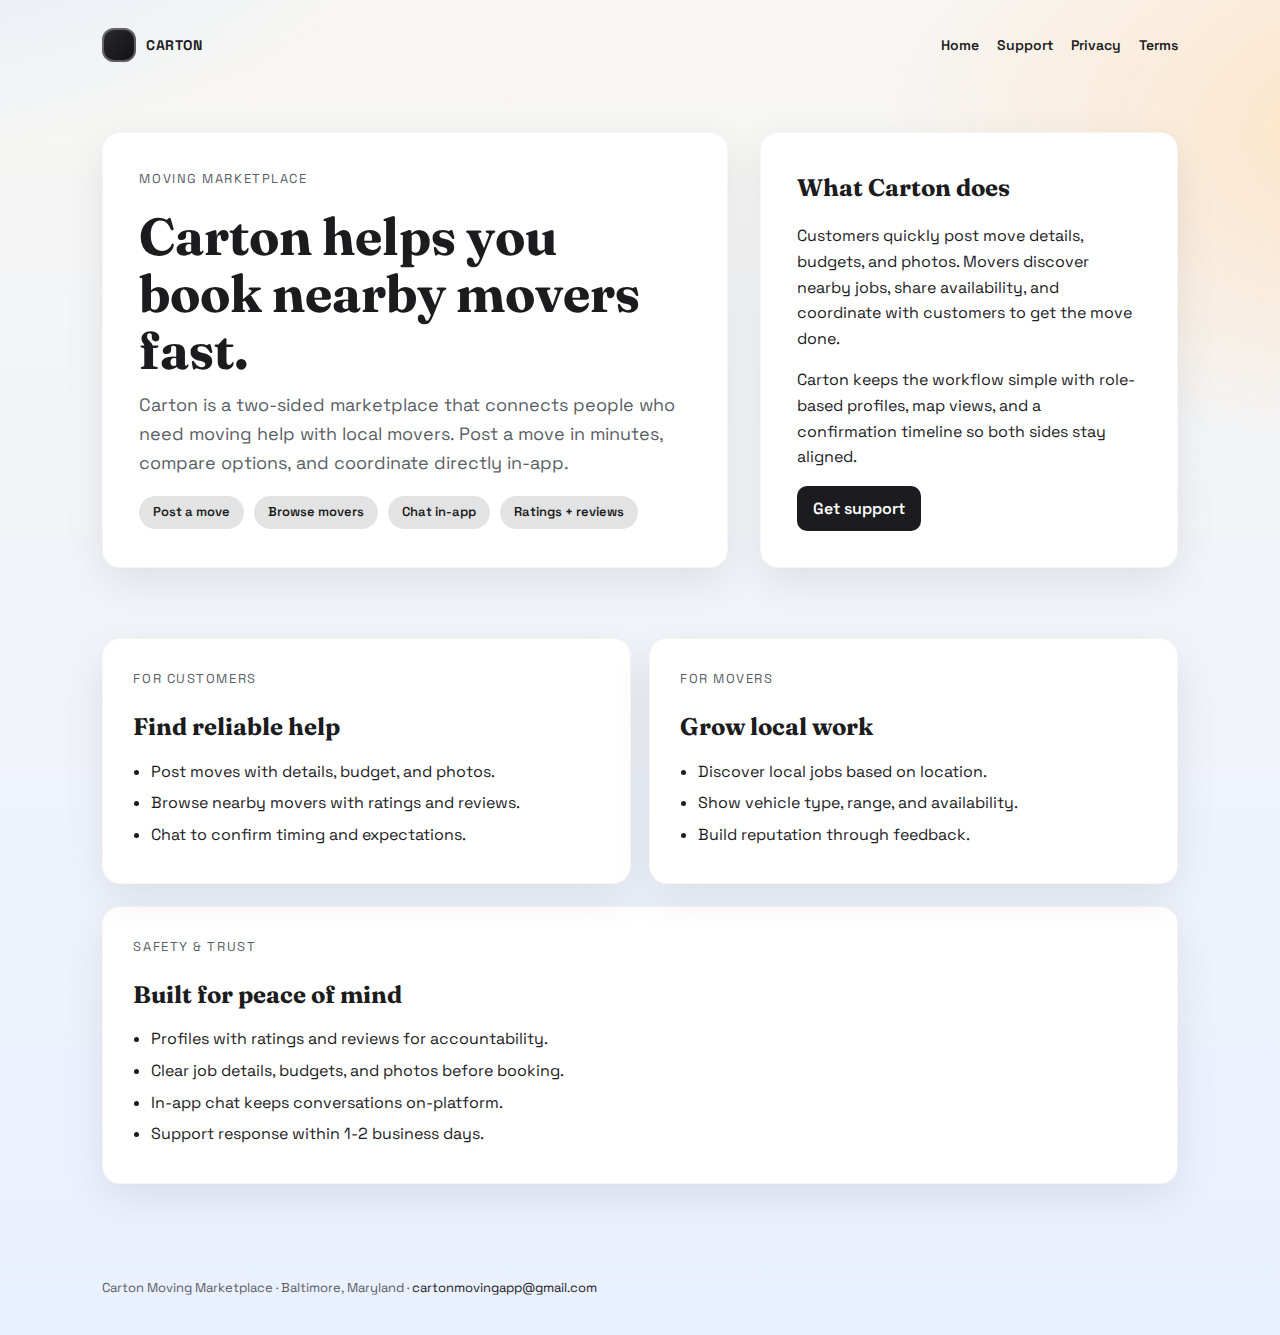
<file: index.html>
<!DOCTYPE html>
<html lang="en">
  <head>
    <meta charset="UTF-8" />
    <meta name="viewport" content="width=device-width, initial-scale=1" />
    <title>Carton — Moving Marketplace</title>
    <link rel="preconnect" href="https://fonts.googleapis.com" />
    <link rel="preconnect" href="https://fonts.gstatic.com" crossorigin />
    <link
      href="https://fonts.googleapis.com/css2?family=Fraunces:wght@500;600&family=Space+Grotesk:wght@400;600;700&display=swap"
      rel="stylesheet"
    />
    <link rel="stylesheet" href="./assets/style.css" />
  </head>
  <body>
    <div class="page">
      <nav class="nav">
        <div class="logo">
          <span class="logo-mark"></span>
          Carton
        </div>
        <div class="nav-links">
          <a href="./">Home</a>
          <a href="support/">Support</a>
          <a href="privacy/">Privacy</a>
          <a href="terms/">Terms</a>
        </div>
      </nav>

      <section class="hero">
        <div class="hero-card">
          <div class="meta">Moving marketplace</div>
          <h1 class="hero-title">Carton helps you book nearby movers fast.</h1>
          <p class="hero-subtitle">
            Carton is a two-sided marketplace that connects people who need moving help
            with local movers. Post a move in minutes, compare options, and coordinate
            directly in-app.
          </p>
          <div class="pill-row">
            <span class="pill">Post a move</span>
            <span class="pill">Browse movers</span>
            <span class="pill">Chat in-app</span>
            <span class="pill">Ratings + reviews</span>
          </div>
        </div>

        <div class="hero-card">
          <h2 class="section-title">What Carton does</h2>
          <p>
            Customers quickly post move details, budgets, and photos. Movers discover nearby
            jobs, share availability, and coordinate with customers to get the move done.
          </p>
          <p>
            Carton keeps the workflow simple with role-based profiles, map views, and a
            confirmation timeline so both sides stay aligned.
          </p>
          <a class="cta" href="support/">Get support</a>
        </div>
      </section>

      <section class="content">
        <div class="grid">
          <div class="card">
            <div class="meta">For customers</div>
            <h3 class="section-title">Find reliable help</h3>
            <ul class="list">
              <li>Post moves with details, budget, and photos.</li>
              <li>Browse nearby movers with ratings and reviews.</li>
              <li>Chat to confirm timing and expectations.</li>
            </ul>
          </div>
          <div class="card">
            <div class="meta">For movers</div>
            <h3 class="section-title">Grow local work</h3>
            <ul class="list">
              <li>Discover local jobs based on location.</li>
              <li>Show vehicle type, range, and availability.</li>
              <li>Build reputation through feedback.</li>
            </ul>
          </div>
        </div>
        <div class="card" style="margin-top: 22px;">
          <div class="meta">Safety &amp; trust</div>
          <h3 class="section-title">Built for peace of mind</h3>
          <ul class="list">
            <li>Profiles with ratings and reviews for accountability.</li>
            <li>Clear job details, budgets, and photos before booking.</li>
            <li>In-app chat keeps conversations on-platform.</li>
            <li>Support response within 1-2 business days.</li>
          </ul>
        </div>
      </section>

      <footer class="footer">
        Carton Moving Marketplace · Baltimore, Maryland ·
        <a href="mailto:cartonmovingapp@gmail.com">cartonmovingapp@gmail.com</a>
      </footer>
    </div>
  </body>
</html>
</file>
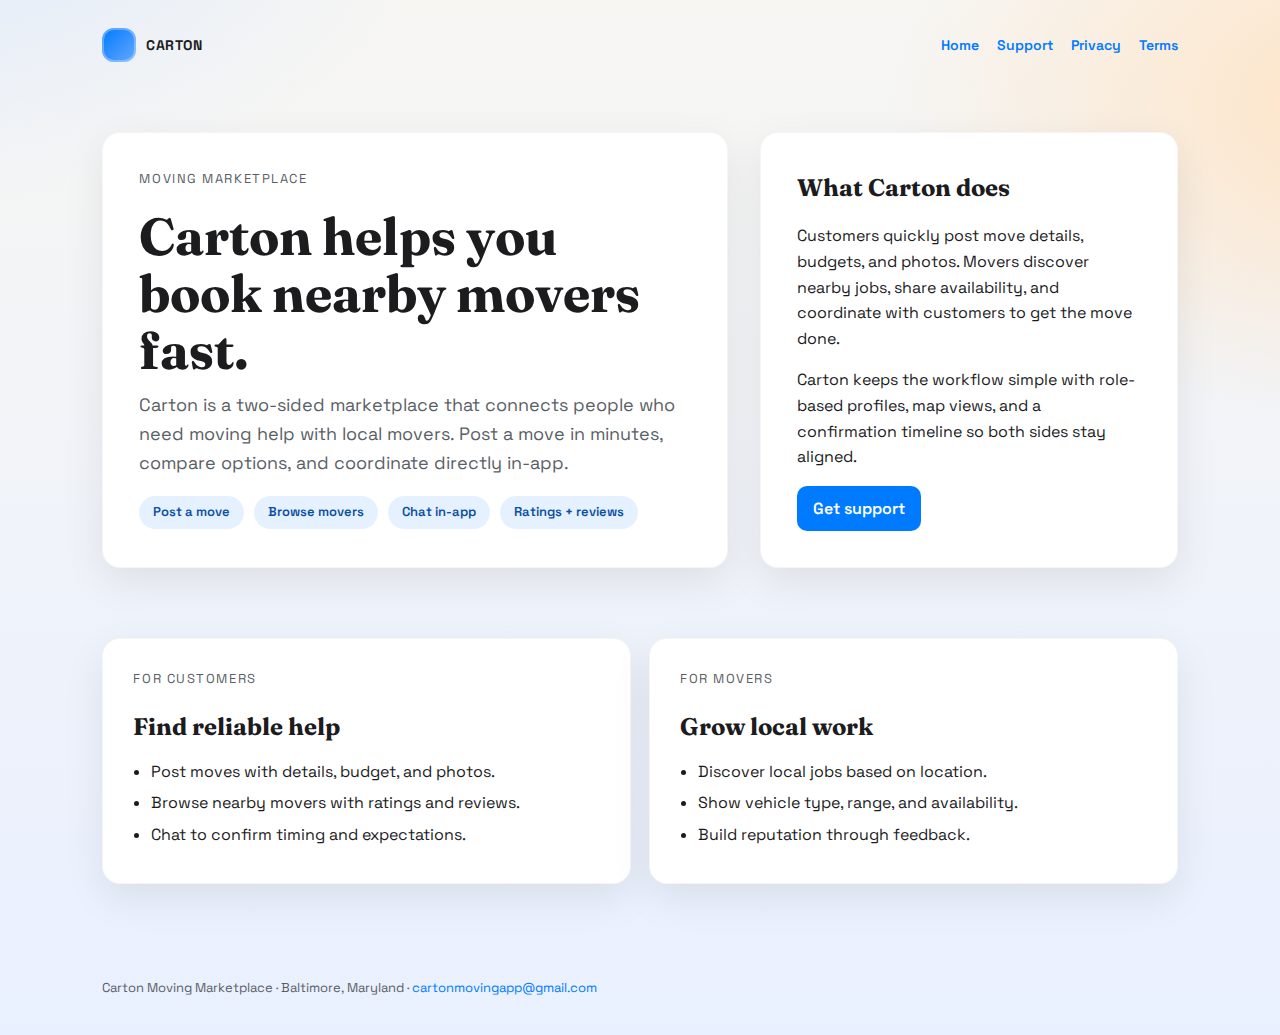
<file: carton/index.html>
<!DOCTYPE html>
<html lang="en">
  <head>
    <meta charset="UTF-8" />
    <meta name="viewport" content="width=device-width, initial-scale=1" />
    <title>Carton — Moving Marketplace</title>
    <link rel="preconnect" href="https://fonts.googleapis.com" />
    <link rel="preconnect" href="https://fonts.gstatic.com" crossorigin />
    <link
      href="https://fonts.googleapis.com/css2?family=Fraunces:wght@500;600&family=Space+Grotesk:wght@400;600;700&display=swap"
      rel="stylesheet"
    />
    <link rel="stylesheet" href="./assets/style.css" />
  </head>
  <body>
    <div class="page">
      <nav class="nav">
        <div class="logo">
          <span class="logo-mark"></span>
          Carton
        </div>
        <div class="nav-links">
          <a href="/carton/">Home</a>
          <a href="/carton/support">Support</a>
          <a href="/carton/privacy">Privacy</a>
          <a href="/carton/terms">Terms</a>
        </div>
      </nav>

      <section class="hero">
        <div class="hero-card">
          <div class="meta">Moving marketplace</div>
          <h1 class="hero-title">Carton helps you book nearby movers fast.</h1>
          <p class="hero-subtitle">
            Carton is a two-sided marketplace that connects people who need moving help
            with local movers. Post a move in minutes, compare options, and coordinate
            directly in-app.
          </p>
          <div class="pill-row">
            <span class="pill">Post a move</span>
            <span class="pill">Browse movers</span>
            <span class="pill">Chat in-app</span>
            <span class="pill">Ratings + reviews</span>
          </div>
        </div>

        <div class="hero-card">
          <h2 class="section-title">What Carton does</h2>
          <p>
            Customers quickly post move details, budgets, and photos. Movers discover nearby
            jobs, share availability, and coordinate with customers to get the move done.
          </p>
          <p>
            Carton keeps the workflow simple with role-based profiles, map views, and a
            confirmation timeline so both sides stay aligned.
          </p>
          <a class="cta" href="/carton/support">Get support</a>
        </div>
      </section>

      <section class="content">
        <div class="grid">
          <div class="card">
            <div class="meta">For customers</div>
            <h3 class="section-title">Find reliable help</h3>
            <ul class="list">
              <li>Post moves with details, budget, and photos.</li>
              <li>Browse nearby movers with ratings and reviews.</li>
              <li>Chat to confirm timing and expectations.</li>
            </ul>
          </div>
          <div class="card">
            <div class="meta">For movers</div>
            <h3 class="section-title">Grow local work</h3>
            <ul class="list">
              <li>Discover local jobs based on location.</li>
              <li>Show vehicle type, range, and availability.</li>
              <li>Build reputation through feedback.</li>
            </ul>
          </div>
        </div>
      </section>

      <footer class="footer">
        Carton Moving Marketplace · Baltimore, Maryland ·
        <a href="mailto:cartonmovingapp@gmail.com">cartonmovingapp@gmail.com</a>
      </footer>
    </div>
  </body>
</html>
</file>
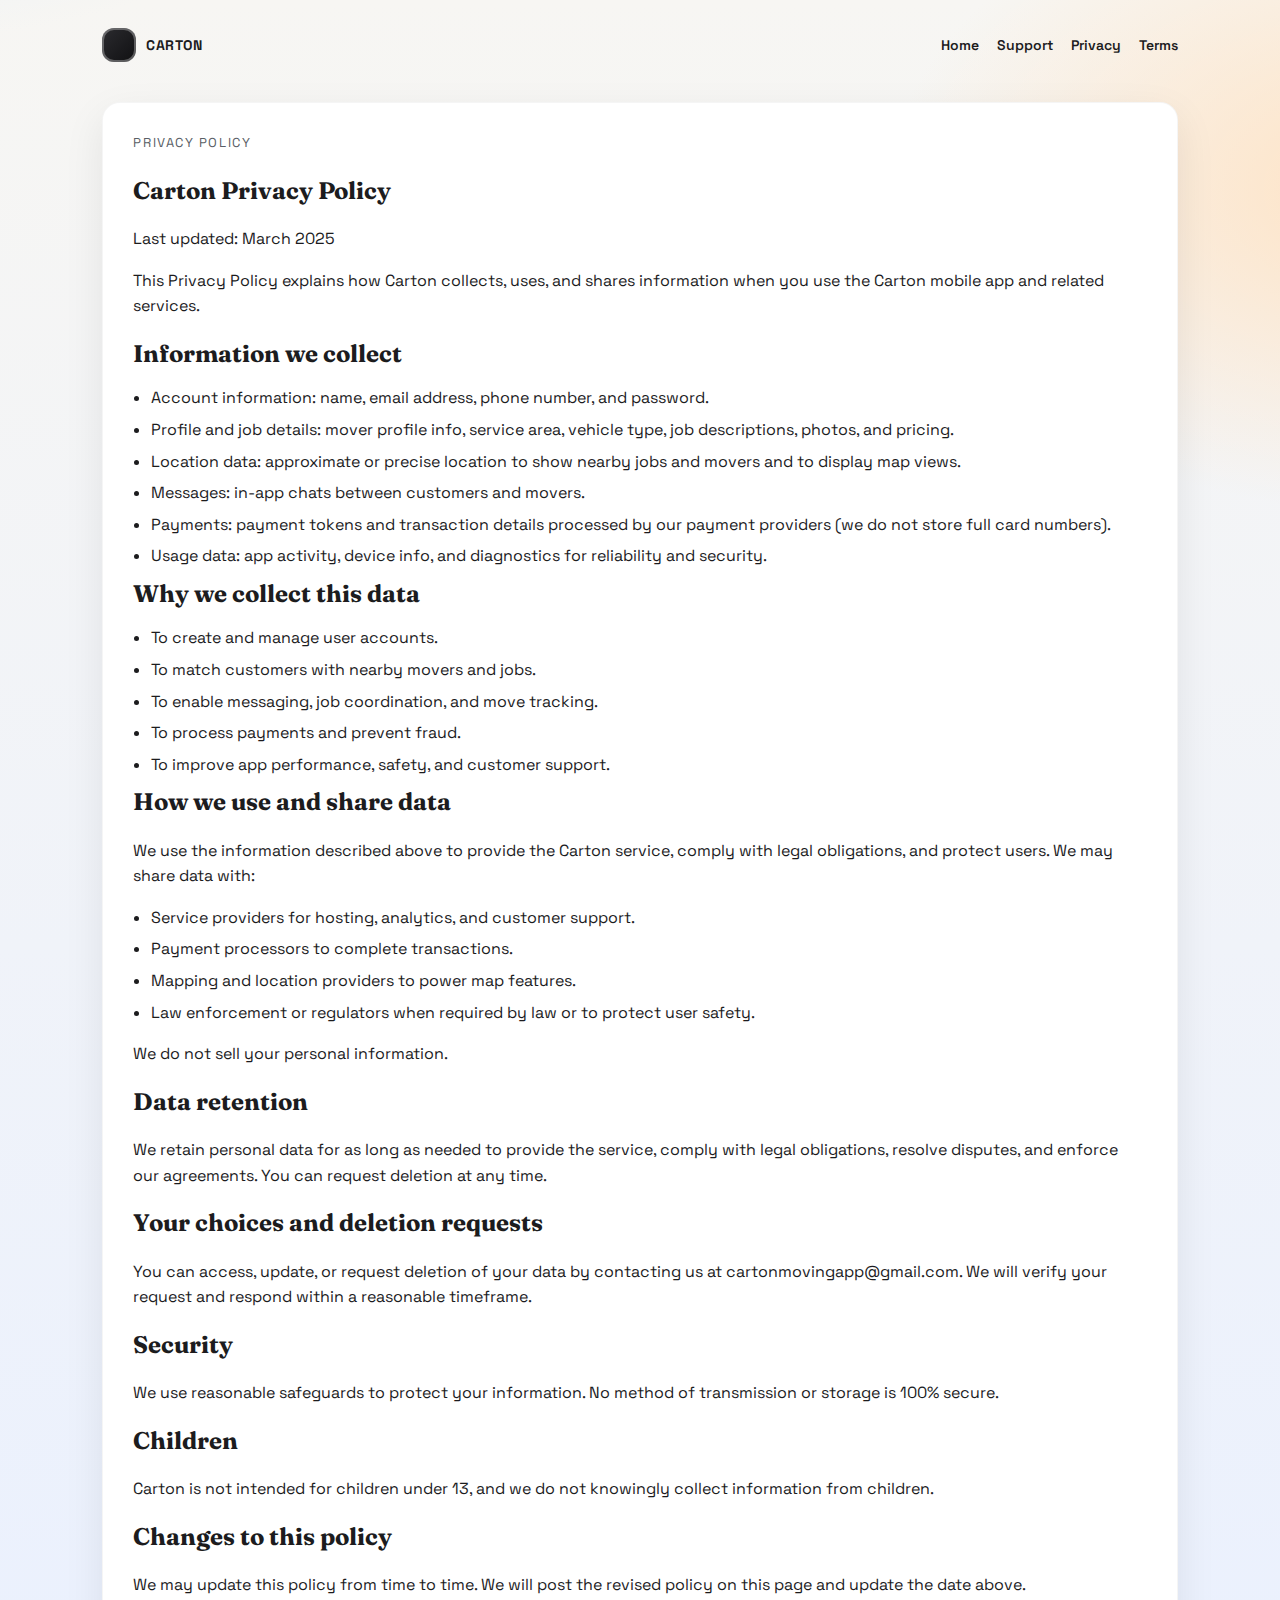
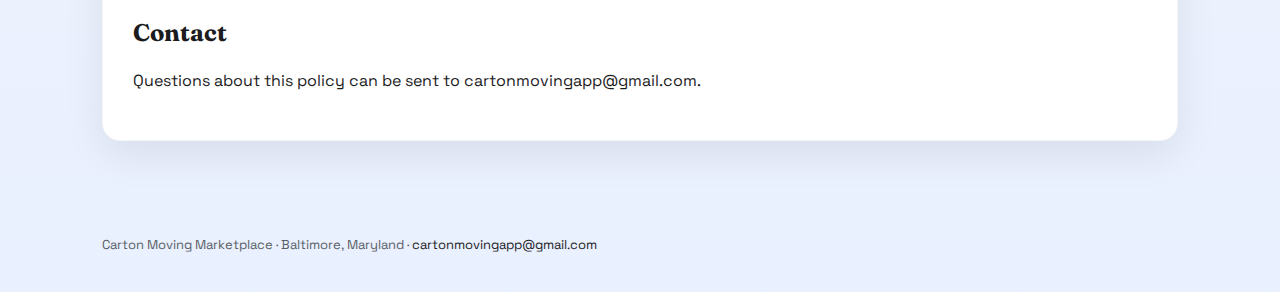
<file: privacy/index.html>
<!DOCTYPE html>
<html lang="en">
  <head>
    <meta charset="UTF-8" />
    <meta name="viewport" content="width=device-width, initial-scale=1" />
    <title>Carton Privacy Policy</title>
    <link rel="preconnect" href="https://fonts.googleapis.com" />
    <link rel="preconnect" href="https://fonts.gstatic.com" crossorigin />
    <link
      href="https://fonts.googleapis.com/css2?family=Fraunces:wght@500;600&family=Space+Grotesk:wght@400;600;700&display=swap"
      rel="stylesheet"
    />
    <link rel="stylesheet" href="../assets/style.css" />
  </head>
  <body>
    <div class="page">
      <nav class="nav">
        <div class="logo">
          <span class="logo-mark"></span>
          Carton
        </div>
        <div class="nav-links">
          <a href="../">Home</a>
          <a href="../support/">Support</a>
          <a href="../privacy/">Privacy</a>
          <a href="../terms/">Terms</a>
        </div>
      </nav>

      <section class="content">
        <div class="card">
          <div class="meta">Privacy policy</div>
          <h1 class="section-title">Carton Privacy Policy</h1>
          <p>Last updated: March 2025</p>

          <p>
            This Privacy Policy explains how Carton collects, uses, and shares information
            when you use the Carton mobile app and related services.
          </p>

          <h2 class="section-title">Information we collect</h2>
          <ul class="list">
            <li>
              Account information: name, email address, phone number, and password.
            </li>
            <li>
              Profile and job details: mover profile info, service area, vehicle type,
              job descriptions, photos, and pricing.
            </li>
            <li>
              Location data: approximate or precise location to show nearby jobs and
              movers and to display map views.
            </li>
            <li>
              Messages: in-app chats between customers and movers.
            </li>
            <li>
              Payments: payment tokens and transaction details processed by our payment
              providers (we do not store full card numbers).
            </li>
            <li>
              Usage data: app activity, device info, and diagnostics for reliability and
              security.
            </li>
          </ul>

          <h2 class="section-title">Why we collect this data</h2>
          <ul class="list">
            <li>To create and manage user accounts.</li>
            <li>To match customers with nearby movers and jobs.</li>
            <li>To enable messaging, job coordination, and move tracking.</li>
            <li>To process payments and prevent fraud.</li>
            <li>To improve app performance, safety, and customer support.</li>
          </ul>

          <h2 class="section-title">How we use and share data</h2>
          <p>
            We use the information described above to provide the Carton service, comply
            with legal obligations, and protect users. We may share data with:
          </p>
          <ul class="list">
            <li>Service providers for hosting, analytics, and customer support.</li>
            <li>Payment processors to complete transactions.</li>
            <li>Mapping and location providers to power map features.</li>
            <li>
              Law enforcement or regulators when required by law or to protect user
              safety.
            </li>
          </ul>
          <p>We do not sell your personal information.</p>

          <h2 class="section-title">Data retention</h2>
          <p>
            We retain personal data for as long as needed to provide the service, comply
            with legal obligations, resolve disputes, and enforce our agreements. You can
            request deletion at any time.
          </p>

          <h2 class="section-title">Your choices and deletion requests</h2>
          <p>
            You can access, update, or request deletion of your data by contacting us at
            <a href="mailto:cartonmovingapp@gmail.com">cartonmovingapp@gmail.com</a>. We
            will verify your request and respond within a reasonable timeframe.
          </p>

          <h2 class="section-title">Security</h2>
          <p>
            We use reasonable safeguards to protect your information. No method of
            transmission or storage is 100% secure.
          </p>

          <h2 class="section-title">Children</h2>
          <p>
            Carton is not intended for children under 13, and we do not knowingly collect
            information from children.
          </p>

          <h2 class="section-title">Changes to this policy</h2>
          <p>
            We may update this policy from time to time. We will post the revised policy
            on this page and update the date above.
          </p>

          <h2 class="section-title">Contact</h2>
          <p>
            Questions about this policy can be sent to
            <a href="mailto:cartonmovingapp@gmail.com">cartonmovingapp@gmail.com</a>.
          </p>
        </div>
      </section>

      <footer class="footer">
        Carton Moving Marketplace · Baltimore, Maryland ·
        <a href="mailto:cartonmovingapp@gmail.com">cartonmovingapp@gmail.com</a>
      </footer>
    </div>
  </body>
</html>
</file>
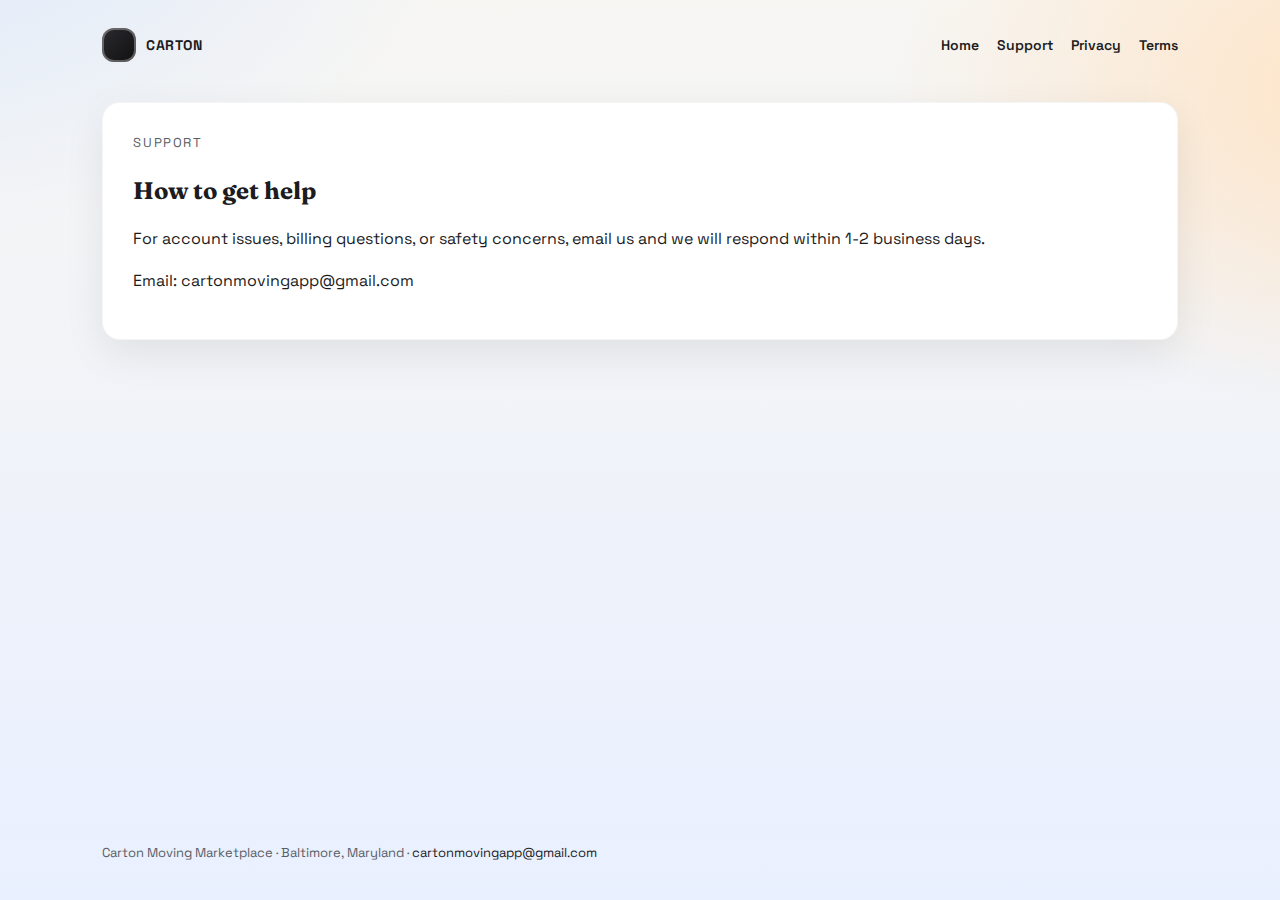
<file: support/index.html>
<!DOCTYPE html>
<html lang="en">
  <head>
    <meta charset="UTF-8" />
    <meta name="viewport" content="width=device-width, initial-scale=1" />
    <title>Carton Support</title>
    <link rel="preconnect" href="https://fonts.googleapis.com" />
    <link rel="preconnect" href="https://fonts.gstatic.com" crossorigin />
    <link
      href="https://fonts.googleapis.com/css2?family=Fraunces:wght@500;600&family=Space+Grotesk:wght@400;600;700&display=swap"
      rel="stylesheet"
    />
    <link rel="stylesheet" href="../assets/style.css" />
  </head>
  <body>
    <div class="page">
      <nav class="nav">
        <div class="logo">
          <span class="logo-mark"></span>
          Carton
        </div>
        <div class="nav-links">
          <a href="../">Home</a>
          <a href="../support/">Support</a>
          <a href="../privacy/">Privacy</a>
          <a href="../terms/">Terms</a>
        </div>
      </nav>

      <section class="content">
        <div class="card">
          <div class="meta">Support</div>
          <h1 class="section-title">How to get help</h1>
          <p>
            For account issues, billing questions, or safety concerns, email us and we will
            respond within 1-2 business days.
          </p>
          <p>
            Email:
            <a href="mailto:cartonmovingapp@gmail.com">cartonmovingapp@gmail.com</a>
          </p>
        </div>
      </section>

      <footer class="footer">
        Carton Moving Marketplace · Baltimore, Maryland ·
        <a href="mailto:cartonmovingapp@gmail.com">cartonmovingapp@gmail.com</a>
      </footer>
    </div>
  </body>
</html>
</file>
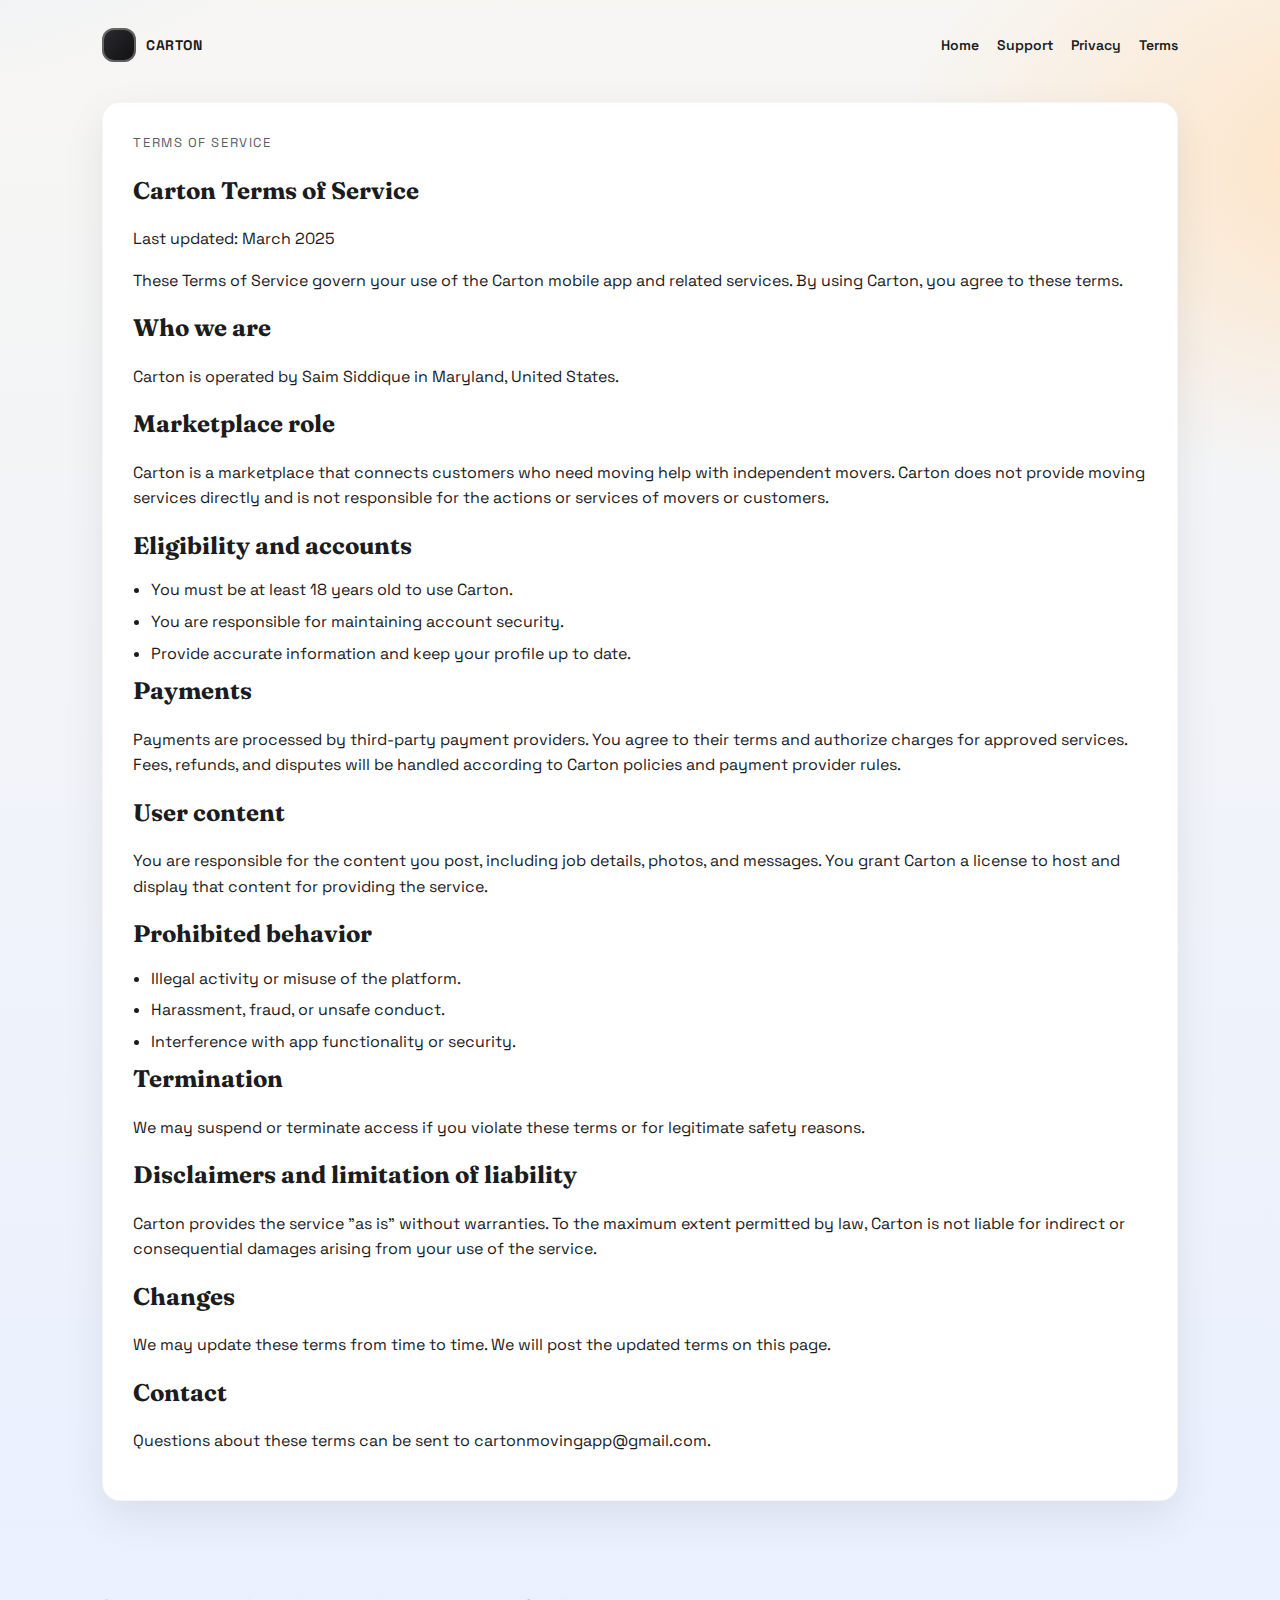
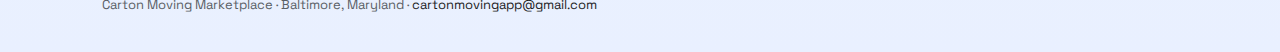
<file: terms/index.html>
<!DOCTYPE html>
<html lang="en">
  <head>
    <meta charset="UTF-8" />
    <meta name="viewport" content="width=device-width, initial-scale=1" />
    <title>Carton Terms of Service</title>
    <link rel="preconnect" href="https://fonts.googleapis.com" />
    <link rel="preconnect" href="https://fonts.gstatic.com" crossorigin />
    <link
      href="https://fonts.googleapis.com/css2?family=Fraunces:wght@500;600&family=Space+Grotesk:wght@400;600;700&display=swap"
      rel="stylesheet"
    />
    <link rel="stylesheet" href="../assets/style.css" />
  </head>
  <body>
    <div class="page">
      <nav class="nav">
        <div class="logo">
          <span class="logo-mark"></span>
          Carton
        </div>
        <div class="nav-links">
          <a href="../">Home</a>
          <a href="../support/">Support</a>
          <a href="../privacy/">Privacy</a>
          <a href="../terms/">Terms</a>
        </div>
      </nav>

      <section class="content">
        <div class="card">
          <div class="meta">Terms of service</div>
          <h1 class="section-title">Carton Terms of Service</h1>
          <p>Last updated: March 2025</p>

          <p>
            These Terms of Service govern your use of the Carton mobile app and related
            services. By using Carton, you agree to these terms.
          </p>

          <h2 class="section-title">Who we are</h2>
          <p>
            Carton is operated by Saim Siddique in Maryland, United States.
          </p>

          <h2 class="section-title">Marketplace role</h2>
          <p>
            Carton is a marketplace that connects customers who need moving help with
            independent movers. Carton does not provide moving services directly and is
            not responsible for the actions or services of movers or customers.
          </p>

          <h2 class="section-title">Eligibility and accounts</h2>
          <ul class="list">
            <li>You must be at least 18 years old to use Carton.</li>
            <li>You are responsible for maintaining account security.</li>
            <li>Provide accurate information and keep your profile up to date.</li>
          </ul>

          <h2 class="section-title">Payments</h2>
          <p>
            Payments are processed by third-party payment providers. You agree to their
            terms and authorize charges for approved services. Fees, refunds, and
            disputes will be handled according to Carton policies and payment provider
            rules.
          </p>

          <h2 class="section-title">User content</h2>
          <p>
            You are responsible for the content you post, including job details, photos,
            and messages. You grant Carton a license to host and display that content for
            providing the service.
          </p>

          <h2 class="section-title">Prohibited behavior</h2>
          <ul class="list">
            <li>Illegal activity or misuse of the platform.</li>
            <li>Harassment, fraud, or unsafe conduct.</li>
            <li>Interference with app functionality or security.</li>
          </ul>

          <h2 class="section-title">Termination</h2>
          <p>
            We may suspend or terminate access if you violate these terms or for
            legitimate safety reasons.
          </p>

          <h2 class="section-title">Disclaimers and limitation of liability</h2>
          <p>
            Carton provides the service "as is" without warranties. To the maximum extent
            permitted by law, Carton is not liable for indirect or consequential damages
            arising from your use of the service.
          </p>

          <h2 class="section-title">Changes</h2>
          <p>
            We may update these terms from time to time. We will post the updated terms on
            this page.
          </p>

          <h2 class="section-title">Contact</h2>
          <p>
            Questions about these terms can be sent to
            <a href="mailto:cartonmovingapp@gmail.com">cartonmovingapp@gmail.com</a>.
          </p>
        </div>
      </section>

      <footer class="footer">
        Carton Moving Marketplace · Baltimore, Maryland ·
        <a href="mailto:cartonmovingapp@gmail.com">cartonmovingapp@gmail.com</a>
      </footer>
    </div>
  </body>
</html>
</file>
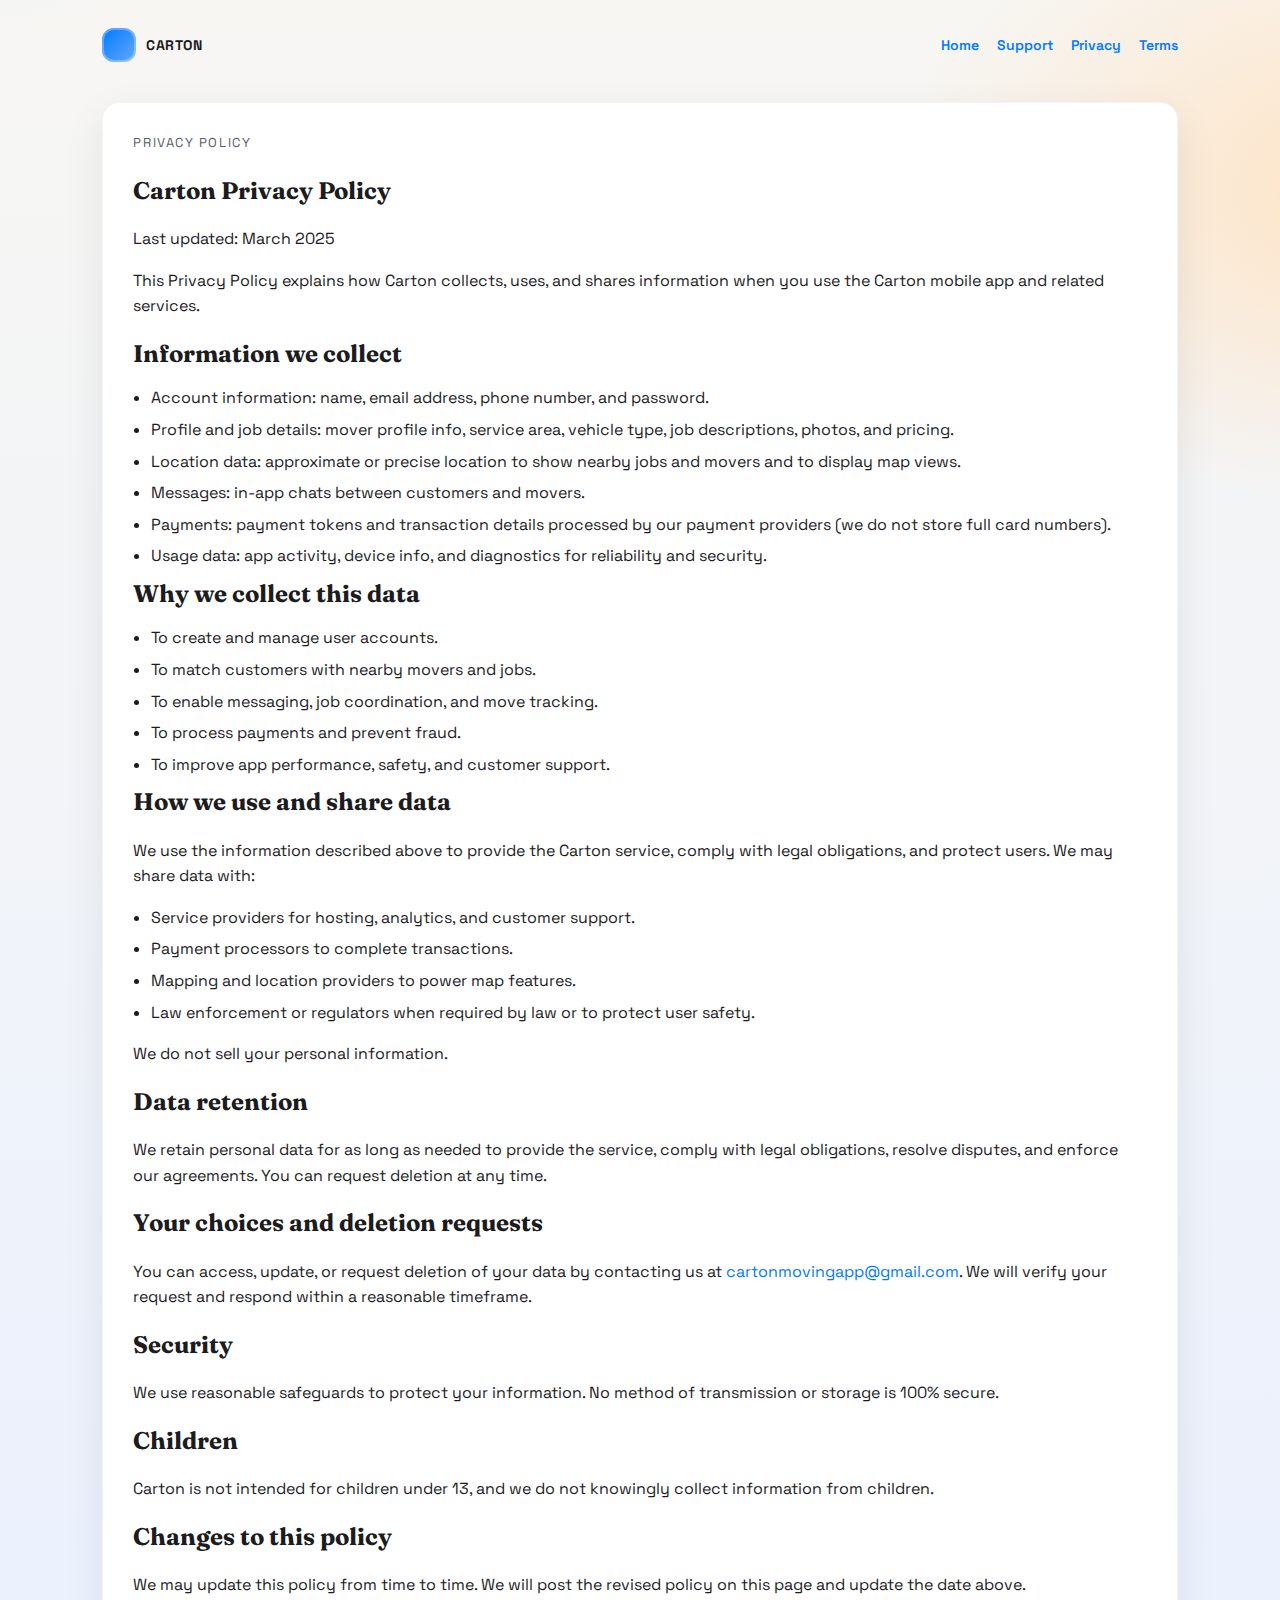
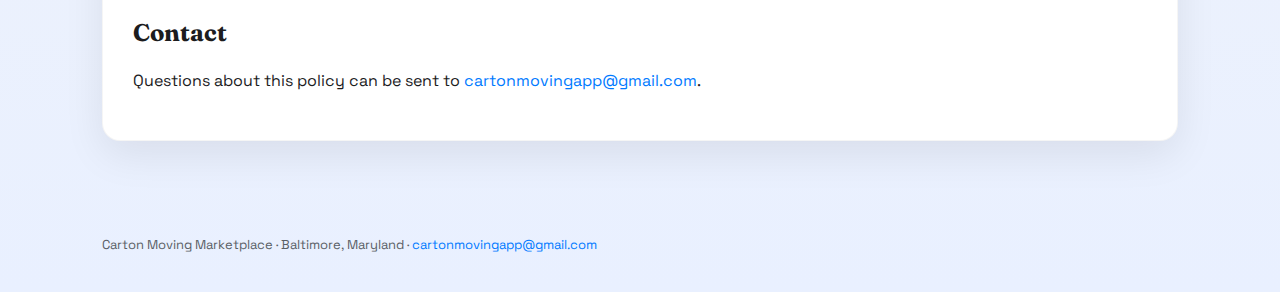
<file: carton/privacy/index.html>
<!DOCTYPE html>
<html lang="en">
  <head>
    <meta charset="UTF-8" />
    <meta name="viewport" content="width=device-width, initial-scale=1" />
    <title>Carton Privacy Policy</title>
    <link rel="preconnect" href="https://fonts.googleapis.com" />
    <link rel="preconnect" href="https://fonts.gstatic.com" crossorigin />
    <link
      href="https://fonts.googleapis.com/css2?family=Fraunces:wght@500;600&family=Space+Grotesk:wght@400;600;700&display=swap"
      rel="stylesheet"
    />
    <link rel="stylesheet" href="../assets/style.css" />
  </head>
  <body>
    <div class="page">
      <nav class="nav">
        <div class="logo">
          <span class="logo-mark"></span>
          Carton
        </div>
        <div class="nav-links">
          <a href="/carton/">Home</a>
          <a href="/carton/support">Support</a>
          <a href="/carton/privacy">Privacy</a>
          <a href="/carton/terms">Terms</a>
        </div>
      </nav>

      <section class="content">
        <div class="card">
          <div class="meta">Privacy policy</div>
          <h1 class="section-title">Carton Privacy Policy</h1>
          <p>Last updated: March 2025</p>

          <p>
            This Privacy Policy explains how Carton collects, uses, and shares information
            when you use the Carton mobile app and related services.
          </p>

          <h2 class="section-title">Information we collect</h2>
          <ul class="list">
            <li>
              Account information: name, email address, phone number, and password.
            </li>
            <li>
              Profile and job details: mover profile info, service area, vehicle type,
              job descriptions, photos, and pricing.
            </li>
            <li>
              Location data: approximate or precise location to show nearby jobs and
              movers and to display map views.
            </li>
            <li>
              Messages: in-app chats between customers and movers.
            </li>
            <li>
              Payments: payment tokens and transaction details processed by our payment
              providers (we do not store full card numbers).
            </li>
            <li>
              Usage data: app activity, device info, and diagnostics for reliability and
              security.
            </li>
          </ul>

          <h2 class="section-title">Why we collect this data</h2>
          <ul class="list">
            <li>To create and manage user accounts.</li>
            <li>To match customers with nearby movers and jobs.</li>
            <li>To enable messaging, job coordination, and move tracking.</li>
            <li>To process payments and prevent fraud.</li>
            <li>To improve app performance, safety, and customer support.</li>
          </ul>

          <h2 class="section-title">How we use and share data</h2>
          <p>
            We use the information described above to provide the Carton service, comply
            with legal obligations, and protect users. We may share data with:
          </p>
          <ul class="list">
            <li>Service providers for hosting, analytics, and customer support.</li>
            <li>Payment processors to complete transactions.</li>
            <li>Mapping and location providers to power map features.</li>
            <li>
              Law enforcement or regulators when required by law or to protect user
              safety.
            </li>
          </ul>
          <p>We do not sell your personal information.</p>

          <h2 class="section-title">Data retention</h2>
          <p>
            We retain personal data for as long as needed to provide the service, comply
            with legal obligations, resolve disputes, and enforce our agreements. You can
            request deletion at any time.
          </p>

          <h2 class="section-title">Your choices and deletion requests</h2>
          <p>
            You can access, update, or request deletion of your data by contacting us at
            <a href="mailto:cartonmovingapp@gmail.com">cartonmovingapp@gmail.com</a>. We
            will verify your request and respond within a reasonable timeframe.
          </p>

          <h2 class="section-title">Security</h2>
          <p>
            We use reasonable safeguards to protect your information. No method of
            transmission or storage is 100% secure.
          </p>

          <h2 class="section-title">Children</h2>
          <p>
            Carton is not intended for children under 13, and we do not knowingly collect
            information from children.
          </p>

          <h2 class="section-title">Changes to this policy</h2>
          <p>
            We may update this policy from time to time. We will post the revised policy
            on this page and update the date above.
          </p>

          <h2 class="section-title">Contact</h2>
          <p>
            Questions about this policy can be sent to
            <a href="mailto:cartonmovingapp@gmail.com">cartonmovingapp@gmail.com</a>.
          </p>
        </div>
      </section>

      <footer class="footer">
        Carton Moving Marketplace · Baltimore, Maryland ·
        <a href="mailto:cartonmovingapp@gmail.com">cartonmovingapp@gmail.com</a>
      </footer>
    </div>
  </body>
</html>
</file>
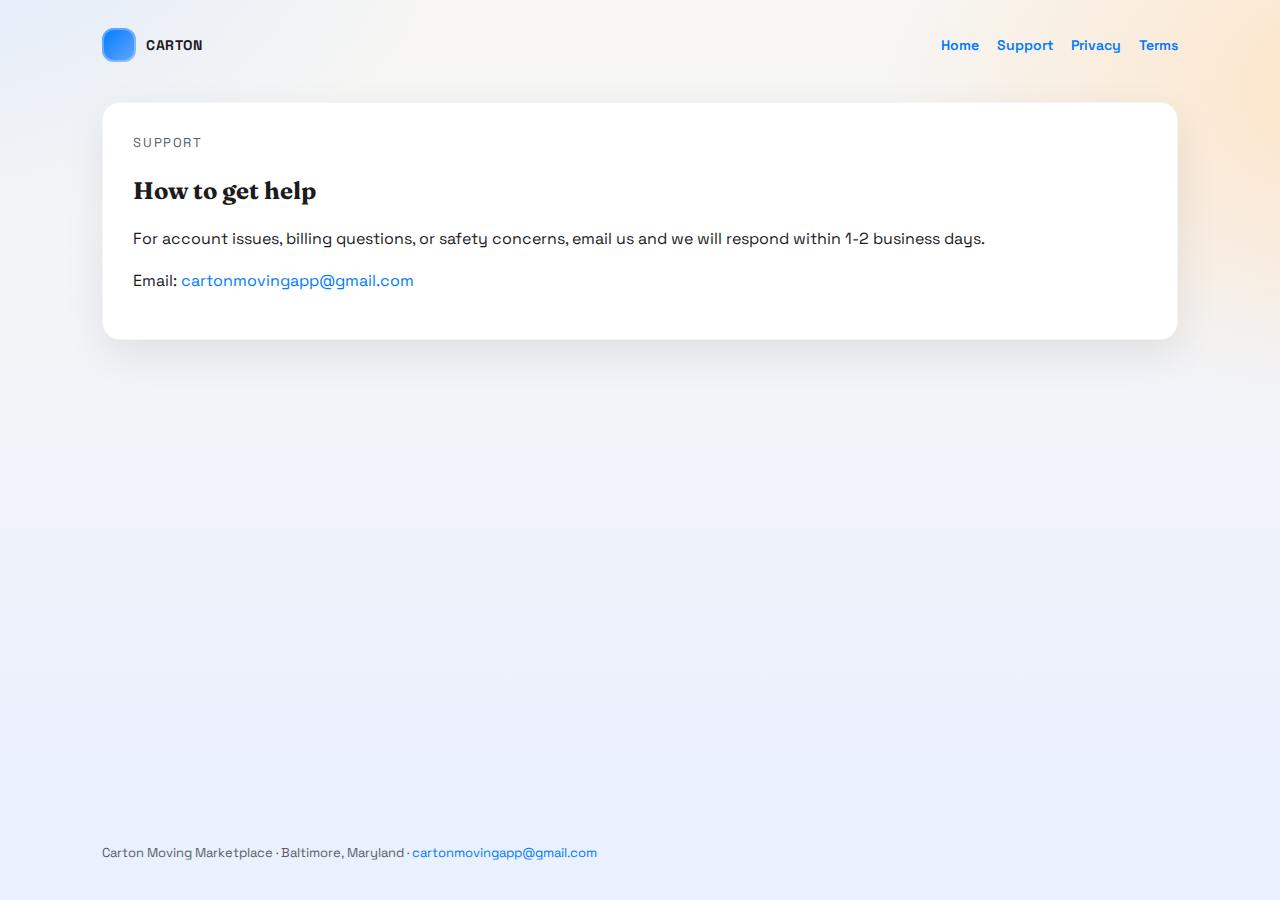
<file: carton/support/index.html>
<!DOCTYPE html>
<html lang="en">
  <head>
    <meta charset="UTF-8" />
    <meta name="viewport" content="width=device-width, initial-scale=1" />
    <title>Carton Support</title>
    <link rel="preconnect" href="https://fonts.googleapis.com" />
    <link rel="preconnect" href="https://fonts.gstatic.com" crossorigin />
    <link
      href="https://fonts.googleapis.com/css2?family=Fraunces:wght@500;600&family=Space+Grotesk:wght@400;600;700&display=swap"
      rel="stylesheet"
    />
    <link rel="stylesheet" href="../assets/style.css" />
  </head>
  <body>
    <div class="page">
      <nav class="nav">
        <div class="logo">
          <span class="logo-mark"></span>
          Carton
        </div>
        <div class="nav-links">
          <a href="/carton/">Home</a>
          <a href="/carton/support">Support</a>
          <a href="/carton/privacy">Privacy</a>
          <a href="/carton/terms">Terms</a>
        </div>
      </nav>

      <section class="content">
        <div class="card">
          <div class="meta">Support</div>
          <h1 class="section-title">How to get help</h1>
          <p>
            For account issues, billing questions, or safety concerns, email us and we will
            respond within 1-2 business days.
          </p>
          <p>
            Email:
            <a href="mailto:cartonmovingapp@gmail.com">cartonmovingapp@gmail.com</a>
          </p>
        </div>
      </section>

      <footer class="footer">
        Carton Moving Marketplace · Baltimore, Maryland ·
        <a href="mailto:cartonmovingapp@gmail.com">cartonmovingapp@gmail.com</a>
      </footer>
    </div>
  </body>
</html>
</file>
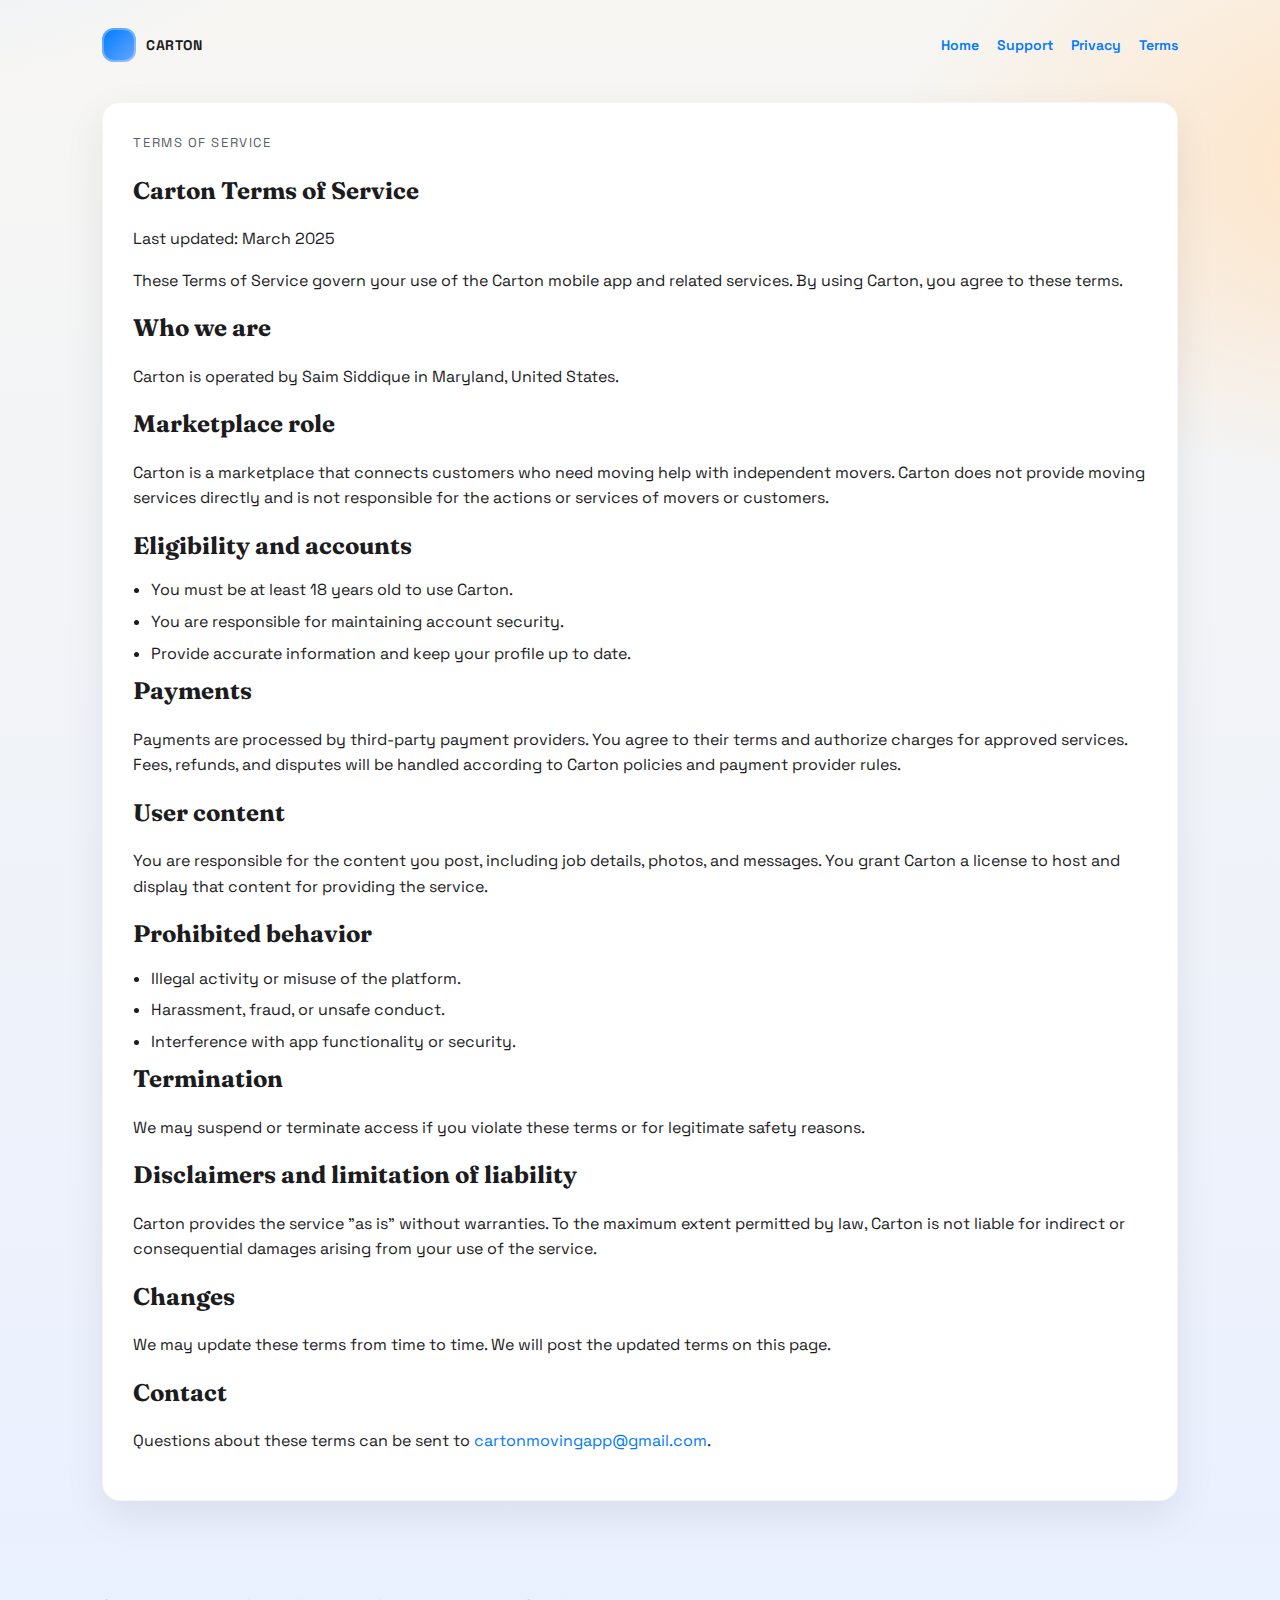
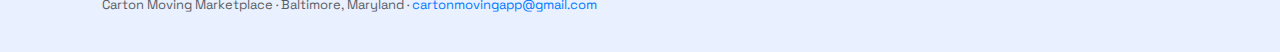
<file: carton/terms/index.html>
<!DOCTYPE html>
<html lang="en">
  <head>
    <meta charset="UTF-8" />
    <meta name="viewport" content="width=device-width, initial-scale=1" />
    <title>Carton Terms of Service</title>
    <link rel="preconnect" href="https://fonts.googleapis.com" />
    <link rel="preconnect" href="https://fonts.gstatic.com" crossorigin />
    <link
      href="https://fonts.googleapis.com/css2?family=Fraunces:wght@500;600&family=Space+Grotesk:wght@400;600;700&display=swap"
      rel="stylesheet"
    />
    <link rel="stylesheet" href="../assets/style.css" />
  </head>
  <body>
    <div class="page">
      <nav class="nav">
        <div class="logo">
          <span class="logo-mark"></span>
          Carton
        </div>
        <div class="nav-links">
          <a href="/carton/">Home</a>
          <a href="/carton/support">Support</a>
          <a href="/carton/privacy">Privacy</a>
          <a href="/carton/terms">Terms</a>
        </div>
      </nav>

      <section class="content">
        <div class="card">
          <div class="meta">Terms of service</div>
          <h1 class="section-title">Carton Terms of Service</h1>
          <p>Last updated: March 2025</p>

          <p>
            These Terms of Service govern your use of the Carton mobile app and related
            services. By using Carton, you agree to these terms.
          </p>

          <h2 class="section-title">Who we are</h2>
          <p>
            Carton is operated by Saim Siddique in Maryland, United States.
          </p>

          <h2 class="section-title">Marketplace role</h2>
          <p>
            Carton is a marketplace that connects customers who need moving help with
            independent movers. Carton does not provide moving services directly and is
            not responsible for the actions or services of movers or customers.
          </p>

          <h2 class="section-title">Eligibility and accounts</h2>
          <ul class="list">
            <li>You must be at least 18 years old to use Carton.</li>
            <li>You are responsible for maintaining account security.</li>
            <li>Provide accurate information and keep your profile up to date.</li>
          </ul>

          <h2 class="section-title">Payments</h2>
          <p>
            Payments are processed by third-party payment providers. You agree to their
            terms and authorize charges for approved services. Fees, refunds, and
            disputes will be handled according to Carton policies and payment provider
            rules.
          </p>

          <h2 class="section-title">User content</h2>
          <p>
            You are responsible for the content you post, including job details, photos,
            and messages. You grant Carton a license to host and display that content for
            providing the service.
          </p>

          <h2 class="section-title">Prohibited behavior</h2>
          <ul class="list">
            <li>Illegal activity or misuse of the platform.</li>
            <li>Harassment, fraud, or unsafe conduct.</li>
            <li>Interference with app functionality or security.</li>
          </ul>

          <h2 class="section-title">Termination</h2>
          <p>
            We may suspend or terminate access if you violate these terms or for
            legitimate safety reasons.
          </p>

          <h2 class="section-title">Disclaimers and limitation of liability</h2>
          <p>
            Carton provides the service "as is" without warranties. To the maximum extent
            permitted by law, Carton is not liable for indirect or consequential damages
            arising from your use of the service.
          </p>

          <h2 class="section-title">Changes</h2>
          <p>
            We may update these terms from time to time. We will post the updated terms on
            this page.
          </p>

          <h2 class="section-title">Contact</h2>
          <p>
            Questions about these terms can be sent to
            <a href="mailto:cartonmovingapp@gmail.com">cartonmovingapp@gmail.com</a>.
          </p>
        </div>
      </section>

      <footer class="footer">
        Carton Moving Marketplace · Baltimore, Maryland ·
        <a href="mailto:cartonmovingapp@gmail.com">cartonmovingapp@gmail.com</a>
      </footer>
    </div>
  </body>
</html>
</file>
<file: assets/style.css>
:root {
  --bg-1: #f7f6f3;
  --bg-2: #e9f0ff;
  --ink: #1c1c1e;
  --muted: #5a5f66;
  --brand: #1c1c1e;
  --accent: #ff9500;
  --card: #ffffff;
  --line: #e2e4e8;
  --shadow: 0 14px 40px rgba(0, 0, 0, 0.08);
  --radius: 18px;
}

*,
*::before,
*::after {
  box-sizing: border-box;
}

body {
  margin: 0;
  background:
    radial-gradient(900px 600px at -10% -20%, #d6e6ff 0%, transparent 70%),
    radial-gradient(800px 500px at 110% 10%, #ffe2c2 0%, transparent 65%),
    linear-gradient(180deg, var(--bg-1), var(--bg-2));
  color: var(--ink);
  font-family: "Space Grotesk", "IBM Plex Sans", "Fira Sans", sans-serif;
  line-height: 1.6;
}

a {
  color: var(--ink);
  text-decoration: none;
}

a:hover {
  text-decoration: underline;
}

.page {
  min-height: 100vh;
  display: flex;
  flex-direction: column;
}

.nav {
  display: flex;
  align-items: center;
  justify-content: space-between;
  padding: 28px 8vw 10px;
}

.logo {
  display: inline-flex;
  align-items: center;
  gap: 10px;
  font-weight: 700;
  letter-spacing: 0.5px;
  text-transform: uppercase;
  font-size: 14px;
}

.logo-mark {
  width: 34px;
  height: 34px;
  border-radius: 12px;
  background: linear-gradient(135deg, #2b2b2f, #101012);
  box-shadow: inset 0 0 0 2px rgba(255, 255, 255, 0.3);
}

.nav-links {
  display: flex;
  gap: 18px;
  font-weight: 600;
  font-size: 14px;
}

.hero {
  padding: 60px 8vw 40px;
  display: grid;
  gap: 32px;
}

.hero-card {
  background: var(--card);
  border-radius: var(--radius);
  padding: 36px;
  box-shadow: var(--shadow);
  border: 1px solid rgba(0, 0, 0, 0.04);
}

.hero-title {
  font-family: "Fraunces", "Bree Serif", serif;
  font-size: clamp(32px, 5vw, 52px);
  line-height: 1.1;
  margin: 0 0 12px;
}

.hero-subtitle {
  font-size: 18px;
  color: var(--muted);
  margin: 0 0 18px;
}

.pill-row {
  display: flex;
  flex-wrap: wrap;
  gap: 10px;
}

.pill {
  padding: 6px 14px;
  border-radius: 999px;
  background: rgba(28, 28, 30, 0.12);
  color: var(--ink);
  font-weight: 600;
  font-size: 13px;
}

.content {
  padding: 30px 8vw 70px;
}

.card {
  background: var(--card);
  border-radius: var(--radius);
  padding: 30px;
  box-shadow: var(--shadow);
  border: 1px solid rgba(0, 0, 0, 0.04);
}

.section-title {
  font-family: "Fraunces", "Bree Serif", serif;
  font-size: 24px;
  margin: 0 0 12px;
}

.meta {
  font-size: 13px;
  text-transform: uppercase;
  letter-spacing: 0.12em;
  color: var(--muted);
  margin-bottom: 18px;
}

.list {
  padding-left: 18px;
  margin: 10px 0 0;
}

.list li {
  margin-bottom: 6px;
}

.cta {
  display: inline-flex;
  align-items: center;
  gap: 8px;
  background: var(--ink);
  color: #ffffff;
  padding: 10px 16px;
  border-radius: 10px;
  font-weight: 600;
}

.cta:hover {
  text-decoration: none;
  background: #2b2b2f;
}

.footer {
  margin-top: auto;
  padding: 24px 8vw 36px;
  color: var(--muted);
  font-size: 13px;
}

.grid {
  display: grid;
  gap: 18px;
}

@media (min-width: 860px) {
  .hero {
    grid-template-columns: 1.2fr 0.8fr;
    align-items: stretch;
  }

  .grid {
    grid-template-columns: repeat(2, minmax(0, 1fr));
  }
}

@media (max-width: 600px) {
  .nav {
    flex-direction: column;
    align-items: flex-start;
    gap: 12px;
  }

  .hero-card,
  .card {
    padding: 24px;
  }
}
</file>
<file: carton/assets/style.css>
:root {
  --bg-1: #f7f6f3;
  --bg-2: #e9f0ff;
  --ink: #1c1c1e;
  --muted: #5a5f66;
  --brand: #007aff;
  --accent: #ff9500;
  --card: #ffffff;
  --line: #e2e4e8;
  --shadow: 0 14px 40px rgba(0, 0, 0, 0.08);
  --radius: 18px;
}

*,
*::before,
*::after {
  box-sizing: border-box;
}

body {
  margin: 0;
  background:
    radial-gradient(900px 600px at -10% -20%, #d6e6ff 0%, transparent 70%),
    radial-gradient(800px 500px at 110% 10%, #ffe2c2 0%, transparent 65%),
    linear-gradient(180deg, var(--bg-1), var(--bg-2));
  color: var(--ink);
  font-family: "Space Grotesk", "IBM Plex Sans", "Fira Sans", sans-serif;
  line-height: 1.6;
}

a {
  color: var(--brand);
  text-decoration: none;
}

a:hover {
  text-decoration: underline;
}

.page {
  min-height: 100vh;
  display: flex;
  flex-direction: column;
}

.nav {
  display: flex;
  align-items: center;
  justify-content: space-between;
  padding: 28px 8vw 10px;
}

.logo {
  display: inline-flex;
  align-items: center;
  gap: 10px;
  font-weight: 700;
  letter-spacing: 0.5px;
  text-transform: uppercase;
  font-size: 14px;
}

.logo-mark {
  width: 34px;
  height: 34px;
  border-radius: 12px;
  background: linear-gradient(135deg, var(--brand), #65a8ff);
  box-shadow: inset 0 0 0 2px rgba(255, 255, 255, 0.3);
}

.nav-links {
  display: flex;
  gap: 18px;
  font-weight: 600;
  font-size: 14px;
}

.hero {
  padding: 60px 8vw 40px;
  display: grid;
  gap: 32px;
}

.hero-card {
  background: var(--card);
  border-radius: var(--radius);
  padding: 36px;
  box-shadow: var(--shadow);
  border: 1px solid rgba(0, 0, 0, 0.04);
}

.hero-title {
  font-family: "Fraunces", "Bree Serif", serif;
  font-size: clamp(32px, 5vw, 52px);
  line-height: 1.1;
  margin: 0 0 12px;
}

.hero-subtitle {
  font-size: 18px;
  color: var(--muted);
  margin: 0 0 18px;
}

.pill-row {
  display: flex;
  flex-wrap: wrap;
  gap: 10px;
}

.pill {
  padding: 6px 14px;
  border-radius: 999px;
  background: rgba(0, 122, 255, 0.1);
  color: #0a4ea3;
  font-weight: 600;
  font-size: 13px;
}

.content {
  padding: 30px 8vw 70px;
}

.card {
  background: var(--card);
  border-radius: var(--radius);
  padding: 30px;
  box-shadow: var(--shadow);
  border: 1px solid rgba(0, 0, 0, 0.04);
}

.section-title {
  font-family: "Fraunces", "Bree Serif", serif;
  font-size: 24px;
  margin: 0 0 12px;
}

.meta {
  font-size: 13px;
  text-transform: uppercase;
  letter-spacing: 0.12em;
  color: var(--muted);
  margin-bottom: 18px;
}

.list {
  padding-left: 18px;
  margin: 10px 0 0;
}

.list li {
  margin-bottom: 6px;
}

.cta {
  display: inline-flex;
  align-items: center;
  gap: 8px;
  background: var(--brand);
  color: #ffffff;
  padding: 10px 16px;
  border-radius: 10px;
  font-weight: 600;
}

.cta:hover {
  text-decoration: none;
  background: #0a5ed0;
}

.footer {
  margin-top: auto;
  padding: 24px 8vw 36px;
  color: var(--muted);
  font-size: 13px;
}

.grid {
  display: grid;
  gap: 18px;
}

@media (min-width: 860px) {
  .hero {
    grid-template-columns: 1.2fr 0.8fr;
    align-items: stretch;
  }

  .grid {
    grid-template-columns: repeat(2, minmax(0, 1fr));
  }
}

@media (max-width: 600px) {
  .nav {
    flex-direction: column;
    align-items: flex-start;
    gap: 12px;
  }

  .hero-card,
  .card {
    padding: 24px;
  }
}
</file>
